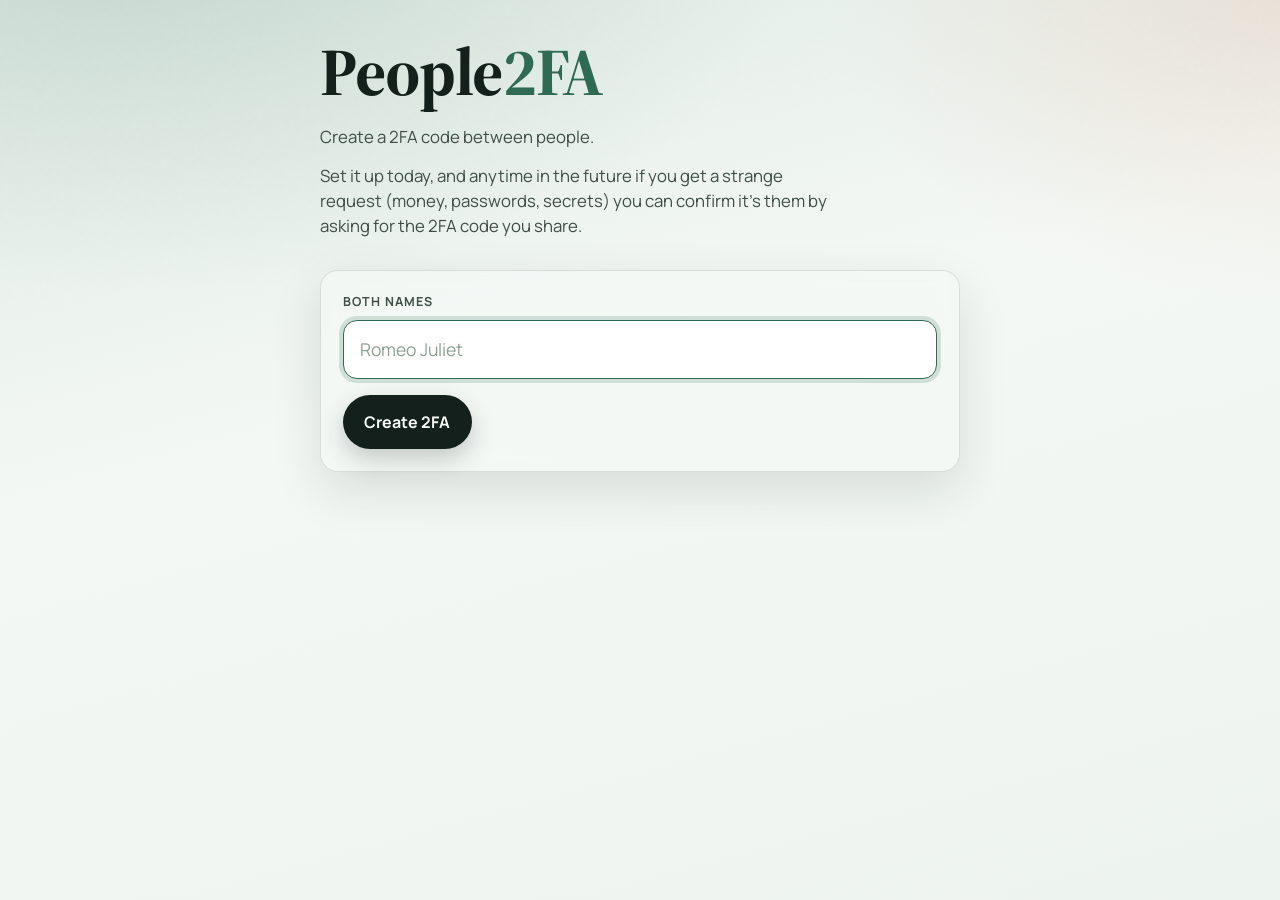
<file: index.html>
<!DOCTYPE html>
<html lang="en">
  <head>
    <meta charset="utf-8" />
    <meta name="viewport" content="width=device-width, initial-scale=1" />
    <meta
      name="description"
      content="People2FA — share a simple TOTP code with someone you trust. No account, no server."
    />
    <title>People2FA</title>
    <link rel="icon" href="[data-uri]" type="image/svg+xml" />
    <link rel="preconnect" href="https://fonts.googleapis.com" />
    <link rel="preconnect" href="https://fonts.gstatic.com" crossorigin />
    <link
      href="https://fonts.googleapis.com/css2?family=Manrope:wght@400;600;700&family=Source+Serif+4:opsz,wght@8..60,600;8..60,700&display=swap"
      rel="stylesheet"
    />
    <style>
:root {
  --ink: #14201c;
  --ink-soft: #3d4f47;
  --mist: #e8f0ec;
  --paper: #f4f8f5;
  --leaf: #2f6b52;
  --leaf-deep: #1f4a38;
  --signal: #c45c26;
  --warn-bg: #f8ebe3;
  --warn-border: #e0b49a;
  --line: rgba(20, 32, 28, 0.12);
  --glow: rgba(47, 107, 82, 0.18);
  --radius: 14px;
  --font-display: "Source Serif 4", "Iowan Old Style", "Palatino Linotype", Palatino, serif;
  --font-body: "Manrope", "Segoe UI", sans-serif;
  --shadow: 0 18px 50px rgba(20, 32, 28, 0.12);
}

*,
*::before,
*::after {
  box-sizing: border-box;
}

html {
  color-scheme: light;
}

body {
  margin: 0;
  min-height: 100dvh;
  font-family: var(--font-body);
  color: var(--ink);
  background:
    radial-gradient(1200px 700px at 12% -10%, rgba(47, 107, 82, 0.16), transparent 55%),
    radial-gradient(900px 600px at 100% 0%, rgba(196, 92, 38, 0.12), transparent 50%),
    linear-gradient(165deg, #dfeae4 0%, var(--paper) 42%, #edf3ef 100%);
  background-attachment: fixed;
  line-height: 1.5;
  -webkit-font-smoothing: antialiased;
}

body::before {
  content: "";
  position: fixed;
  inset: 0;
  pointer-events: none;
  opacity: 0.35;
  background-image: url("data:image/svg+xml,%3Csvg viewBox='0 0 200 200' xmlns='http://www.w3.org/2000/svg'%3E%3Cfilter id='n'%3E%3CfeTurbulence type='fractalNoise' baseFrequency='0.85' numOctaves='4' stitchTiles='stitch'/%3E%3C/filter%3E%3Crect width='100%25' height='100%25' filter='url(%23n)' opacity='0.45'/%3E%3C/svg%3E");
  mix-blend-mode: soft-light;
  z-index: 0;
}

a {
  color: var(--leaf-deep);
}

.shell {
  position: relative;
  z-index: 1;
  width: min(100% - 2rem, 40rem);
  margin: 0 auto;
  padding: 2.5rem 0 4rem;
}

.brand {
  font-family: var(--font-display);
  font-size: clamp(2.6rem, 9vw, 4.2rem);
  font-weight: 700;
  font-variant-numeric: lining-nums;
  line-height: 0.95;
  letter-spacing: -0.02em;
  margin: 0 0 1.25rem;
  animation: rise 0.7s ease both;
}

.brand span {
  display: inline-block;
  color: var(--leaf);
}

.lede,
.section-copy {
  font-size: 1.05rem;
  color: var(--ink-soft);
  max-width: 32rem;
  margin: 0 0 2rem;
  animation: rise 0.7s ease 0.12s both;
}

.lede-follow {
  margin-top: -1.15rem;
  animation-delay: 0.18s;
}

.panel {
  background: rgba(244, 248, 245, 0.72);
  border: 1px solid var(--line);
  border-radius: calc(var(--radius) + 4px);
  padding: 1.35rem;
  backdrop-filter: blur(10px);
  box-shadow: var(--shadow);
  animation: rise 0.75s ease 0.22s both;
}

label {
  display: block;
  font-size: 0.78rem;
  font-weight: 700;
  letter-spacing: 0.08em;
  text-transform: uppercase;
  color: var(--ink-soft);
  margin-bottom: 0.55rem;
}

input[type="text"] {
  width: 100%;
  appearance: none;
  border: 1px solid var(--line);
  border-radius: var(--radius);
  background: #fff;
  color: var(--ink);
  font: inherit;
  font-size: 1.1rem;
  padding: 0.95rem 1rem;
  outline: none;
  transition: border-color 0.2s ease, box-shadow 0.2s ease;
}

input[type="text"]:focus {
  border-color: var(--leaf);
  box-shadow: 0 0 0 4px var(--glow);
}

input[type="text"]::placeholder {
  color: #8aa093;
}

.actions {
  display: flex;
  gap: 0.75rem;
  margin-top: 1rem;
}

.btn {
  appearance: none;
  border: 0;
  border-radius: 999px;
  font: inherit;
  font-weight: 700;
  cursor: pointer;
  padding: 0.95rem 1.35rem;
  transition: transform 0.15s ease, background 0.2s ease, box-shadow 0.2s ease;
}

.btn:active {
  transform: scale(0.98);
}

.btn-primary {
  background: var(--ink);
  color: #f7fbf8;
  box-shadow: 0 10px 24px rgba(20, 32, 28, 0.22);
}

.btn-primary:hover {
  background: var(--leaf-deep);
}

.btn-secondary {
  background: transparent;
  color: var(--ink);
  border: 1px solid var(--line);
  text-decoration: none;
  display: inline-flex;
  align-items: center;
  justify-content: center;
}

.btn-secondary:hover {
  background: rgba(255, 255, 255, 0.55);
}

.btn-link {
  display: inline-flex;
  align-items: center;
  justify-content: center;
  text-decoration: none;
  background: var(--leaf);
  color: #f7fbf8;
  border-radius: 999px;
  font-weight: 700;
  padding: 0.95rem 1.35rem;
  box-shadow: 0 10px 24px rgba(47, 107, 82, 0.25);
  transition: transform 0.15s ease, background 0.2s ease;
}

.btn-link:hover {
  background: var(--leaf-deep);
}

.btn-link:active {
  transform: scale(0.98);
}

.error {
  display: none;
  margin-top: 0.85rem;
  color: var(--signal);
  font-size: 0.92rem;
  font-weight: 600;
}

.error.show {
  display: block;
}

.hint {
  margin: 1.1rem 0 0;
  font-size: 0.9rem;
  color: var(--ink-soft);
}

.page-result .brand {
  font-size: clamp(2rem, 7vw, 3rem);
  margin-bottom: 0.75rem;
}

.page-result .lede {
  margin-bottom: 1.5rem;
}

.qr-stage {
  display: flex;
  justify-content: center;
  align-items: center;
  margin: 0.85rem 0 0;
  padding: 1.25rem;
  background:
    linear-gradient(180deg, rgba(255, 255, 255, 0.9), rgba(244, 248, 245, 0.95));
  border: 1px solid var(--line);
  border-radius: calc(var(--radius) + 6px);
}

#qr {
  display: flex;
  justify-content: center;
  align-items: center;
  width: fit-content;
  max-width: 100%;
  margin: 0 auto;
}

#qr table {
  border-collapse: collapse;
  margin: 0 auto;
}

#qr td {
  width: 5px;
  height: 5px;
  padding: 0;
}

.stack {
  display: grid;
  gap: 1rem;
}

.block {
  background: rgba(244, 248, 245, 0.78);
  border: 1px solid var(--line);
  border-radius: var(--radius);
  padding: 1.1rem 1.15rem;
  animation: rise 0.65s ease both;
}

.block:nth-of-type(1) { animation-delay: 0.28s; }
.block:nth-of-type(2) { animation-delay: 0.38s; }
.block:nth-of-type(3) { animation-delay: 0.48s; }
.block:nth-of-type(4) { animation-delay: 0.58s; }

.block h2 {
  margin: 0 0 0.45rem;
  font-family: var(--font-display);
  font-size: 1.35rem;
  font-weight: 400;
}

.block p {
  margin: 0 0 0.85rem;
  color: var(--ink-soft);
  font-size: 0.95rem;
}

.mono {
  font-family: ui-monospace, "SFMono-Regular", Menlo, Consolas, monospace;
  font-size: 0.86rem;
  word-break: break-all;
  background: #fff;
  border: 1px solid var(--line);
  border-radius: 10px;
  padding: 0.85rem 0.9rem;
  color: var(--ink);
}

.detail-grid {
  display: grid;
  gap: 0.65rem;
}

.detail {
  display: grid;
  gap: 0.2rem;
}

.detail dt {
  font-size: 0.72rem;
  font-weight: 700;
  letter-spacing: 0.08em;
  text-transform: uppercase;
  color: var(--ink-soft);
}

.detail dd {
  margin: 0;
  font-family: ui-monospace, "SFMono-Regular", Menlo, Consolas, monospace;
  font-size: 0.95rem;
  word-break: break-all;
}

.warn {
  background: var(--warn-bg);
  border-color: var(--warn-border);
}

.warn ul {
  margin: 0;
  padding-left: 1.15rem;
  color: var(--ink);
}

.warn li + li {
  margin-top: 0.55rem;
}

.footer-nav {
  margin-top: 1.5rem;
  display: flex;
  flex-wrap: wrap;
  gap: 0.75rem;
  animation: rise 0.6s ease 0.7s both;
}

@keyframes rise {
  from {
    opacity: 0;
    transform: translateY(12px);
  }
  to {
    opacity: 1;
    transform: translateY(0);
  }
}

@keyframes pop {
  from {
    opacity: 0;
    transform: scale(0.96) translateY(12px);
  }
  to {
    opacity: 1;
    transform: scale(1) translateY(0);
  }
}

@media (max-width: 540px) {
  .shell {
    width: min(100% - 1.25rem, 40rem);
    padding-top: 1.75rem;
  }

  .actions {
    flex-direction: column;
  }

  .btn,
  .btn-link {
    width: 100%;
    text-align: center;
  }
}

@media (prefers-reduced-motion: reduce) {
  *,
  *::before,
  *::after {
    animation: none !important;
    transition: none !important;
  }
}

    </style>
  </head>
  <body>
    <main class="shell" id="view-landing">
      <h1 class="brand">People<span>2FA</span></h1>
      <p class="lede">
        Create a 2FA code between people.
      </p>
      <p class="lede lede-follow">
        Set it up today, and anytime in the future if you get a strange request
        (money, passwords, secrets) you can confirm it’s them by asking for the 2FA
        code you share.
      </p>

      <form class="panel" id="generate-form" autocomplete="off">
        <label for="both-names">Both Names</label>
        <input
          id="both-names"
          name="both-names"
          type="text"
          maxlength="64"
          placeholder="Romeo Juliet"
          required
          autofocus
        />
        <div class="actions">
          <button class="btn btn-primary" type="submit">Create 2FA</button>
        </div>
        <p class="error" id="form-error" role="alert"></p>
      </form>
    </main>

    <main class="shell" id="view-result" hidden>
      <h1 class="brand">People<span>2FA</span></h1>
      <p class="lede">
        Pair for <strong id="pair-names">…</strong>. Add it on your phone, then share
        the QR with the other person in person.
      </p>

      <div class="stack">
        <section class="block">
          <h2>Add it to your phone</h2>
          <p>
            Tap below to open your authenticator, or enter the title and secret by hand.
          </p>
          <div class="actions">
            <a class="btn-link" id="add-link" href="#">Open Authenticator</a>
          </div>
          <dl class="detail-grid" style="margin-top: 1rem">
            <div class="detail">
              <dt>Title</dt>
              <dd id="pair-label"></dd>
            </div>
            <div class="detail">
              <dt>Secret</dt>
              <dd id="pair-secret"></dd>
            </div>
          </dl>
        </section>

        <section class="block">
          <h2>Add it to other phones</h2>
          <p>Scan this QR together in person.</p>
          <div class="qr-stage" aria-label="QR code for authenticator setup">
            <div id="qr"></div>
          </div>
        </section>

        <section class="block warn">
          <h2>Keep this offline</h2>
          <ul>
            <li>
              Use <strong>Google Authenticator without signing in</strong>, or
              another app that does not back codes up to iCloud, Google, or a password
              manager by default.
            </li>
            <li>Set this up in person, not remotely.</li>
            <li>
              Write the secret on paper or somewhere super safe from hackers and AI.
            </li>
            <li>
              Anyone with the secret can generate the same codes. Treat it like a
              shared password.
            </li>
            <li>Nothing is saved on our server.</li>
          </ul>
        </section>
      </div>

      <div class="footer-nav">
        <button class="btn btn-secondary" type="button" id="generate-another">
          Generate another
        </button>
      </div>
    </main>

    <script>
//---------------------------------------------------------------------
//
// QR Code Generator for JavaScript
//
// Copyright (c) 2009 Kazuhiko Arase
//
// URL: http://www.d-project.com/
//
// Licensed under the MIT license:
//  http://www.opensource.org/licenses/mit-license.php
//
// The word 'QR Code' is registered trademark of
// DENSO WAVE INCORPORATED
//  http://www.denso-wave.com/qrcode/faqpatent-e.html
//
//---------------------------------------------------------------------

var qrcode = function() {

  //---------------------------------------------------------------------
  // qrcode
  //---------------------------------------------------------------------

  /**
   * qrcode
   * @param typeNumber 1 to 40
   * @param errorCorrectionLevel 'L','M','Q','H'
   */
  var qrcode = function(typeNumber, errorCorrectionLevel) {

    var PAD0 = 0xEC;
    var PAD1 = 0x11;

    var _typeNumber = typeNumber;
    var _errorCorrectionLevel = QRErrorCorrectionLevel[errorCorrectionLevel];
    var _modules = null;
    var _moduleCount = 0;
    var _dataCache = null;
    var _dataList = [];

    var _this = {};

    var makeImpl = function(test, maskPattern) {

      _moduleCount = _typeNumber * 4 + 17;
      _modules = function(moduleCount) {
        var modules = new Array(moduleCount);
        for (var row = 0; row < moduleCount; row += 1) {
          modules[row] = new Array(moduleCount);
          for (var col = 0; col < moduleCount; col += 1) {
            modules[row][col] = null;
          }
        }
        return modules;
      }(_moduleCount);

      setupPositionProbePattern(0, 0);
      setupPositionProbePattern(_moduleCount - 7, 0);
      setupPositionProbePattern(0, _moduleCount - 7);
      setupPositionAdjustPattern();
      setupTimingPattern();
      setupTypeInfo(test, maskPattern);

      if (_typeNumber >= 7) {
        setupTypeNumber(test);
      }

      if (_dataCache == null) {
        _dataCache = createData(_typeNumber, _errorCorrectionLevel, _dataList);
      }

      mapData(_dataCache, maskPattern);
    };

    var setupPositionProbePattern = function(row, col) {

      for (var r = -1; r <= 7; r += 1) {

        if (row + r <= -1 || _moduleCount <= row + r) continue;

        for (var c = -1; c <= 7; c += 1) {

          if (col + c <= -1 || _moduleCount <= col + c) continue;

          if ( (0 <= r && r <= 6 && (c == 0 || c == 6) )
              || (0 <= c && c <= 6 && (r == 0 || r == 6) )
              || (2 <= r && r <= 4 && 2 <= c && c <= 4) ) {
            _modules[row + r][col + c] = true;
          } else {
            _modules[row + r][col + c] = false;
          }
        }
      }
    };

    var getBestMaskPattern = function() {

      var minLostPoint = 0;
      var pattern = 0;

      for (var i = 0; i < 8; i += 1) {

        makeImpl(true, i);

        var lostPoint = QRUtil.getLostPoint(_this);

        if (i == 0 || minLostPoint > lostPoint) {
          minLostPoint = lostPoint;
          pattern = i;
        }
      }

      return pattern;
    };

    var setupTimingPattern = function() {

      for (var r = 8; r < _moduleCount - 8; r += 1) {
        if (_modules[r][6] != null) {
          continue;
        }
        _modules[r][6] = (r % 2 == 0);
      }

      for (var c = 8; c < _moduleCount - 8; c += 1) {
        if (_modules[6][c] != null) {
          continue;
        }
        _modules[6][c] = (c % 2 == 0);
      }
    };

    var setupPositionAdjustPattern = function() {

      var pos = QRUtil.getPatternPosition(_typeNumber);

      for (var i = 0; i < pos.length; i += 1) {

        for (var j = 0; j < pos.length; j += 1) {

          var row = pos[i];
          var col = pos[j];

          if (_modules[row][col] != null) {
            continue;
          }

          for (var r = -2; r <= 2; r += 1) {

            for (var c = -2; c <= 2; c += 1) {

              if (r == -2 || r == 2 || c == -2 || c == 2
                  || (r == 0 && c == 0) ) {
                _modules[row + r][col + c] = true;
              } else {
                _modules[row + r][col + c] = false;
              }
            }
          }
        }
      }
    };

    var setupTypeNumber = function(test) {

      var bits = QRUtil.getBCHTypeNumber(_typeNumber);

      for (var i = 0; i < 18; i += 1) {
        var mod = (!test && ( (bits >> i) & 1) == 1);
        _modules[Math.floor(i / 3)][i % 3 + _moduleCount - 8 - 3] = mod;
      }

      for (var i = 0; i < 18; i += 1) {
        var mod = (!test && ( (bits >> i) & 1) == 1);
        _modules[i % 3 + _moduleCount - 8 - 3][Math.floor(i / 3)] = mod;
      }
    };

    var setupTypeInfo = function(test, maskPattern) {

      var data = (_errorCorrectionLevel << 3) | maskPattern;
      var bits = QRUtil.getBCHTypeInfo(data);

      // vertical
      for (var i = 0; i < 15; i += 1) {

        var mod = (!test && ( (bits >> i) & 1) == 1);

        if (i < 6) {
          _modules[i][8] = mod;
        } else if (i < 8) {
          _modules[i + 1][8] = mod;
        } else {
          _modules[_moduleCount - 15 + i][8] = mod;
        }
      }

      // horizontal
      for (var i = 0; i < 15; i += 1) {

        var mod = (!test && ( (bits >> i) & 1) == 1);

        if (i < 8) {
          _modules[8][_moduleCount - i - 1] = mod;
        } else if (i < 9) {
          _modules[8][15 - i - 1 + 1] = mod;
        } else {
          _modules[8][15 - i - 1] = mod;
        }
      }

      // fixed module
      _modules[_moduleCount - 8][8] = (!test);
    };

    var mapData = function(data, maskPattern) {

      var inc = -1;
      var row = _moduleCount - 1;
      var bitIndex = 7;
      var byteIndex = 0;
      var maskFunc = QRUtil.getMaskFunction(maskPattern);

      for (var col = _moduleCount - 1; col > 0; col -= 2) {

        if (col == 6) col -= 1;

        while (true) {

          for (var c = 0; c < 2; c += 1) {

            if (_modules[row][col - c] == null) {

              var dark = false;

              if (byteIndex < data.length) {
                dark = ( ( (data[byteIndex] >>> bitIndex) & 1) == 1);
              }

              var mask = maskFunc(row, col - c);

              if (mask) {
                dark = !dark;
              }

              _modules[row][col - c] = dark;
              bitIndex -= 1;

              if (bitIndex == -1) {
                byteIndex += 1;
                bitIndex = 7;
              }
            }
          }

          row += inc;

          if (row < 0 || _moduleCount <= row) {
            row -= inc;
            inc = -inc;
            break;
          }
        }
      }
    };

    var createBytes = function(buffer, rsBlocks) {

      var offset = 0;

      var maxDcCount = 0;
      var maxEcCount = 0;

      var dcdata = new Array(rsBlocks.length);
      var ecdata = new Array(rsBlocks.length);

      for (var r = 0; r < rsBlocks.length; r += 1) {

        var dcCount = rsBlocks[r].dataCount;
        var ecCount = rsBlocks[r].totalCount - dcCount;

        maxDcCount = Math.max(maxDcCount, dcCount);
        maxEcCount = Math.max(maxEcCount, ecCount);

        dcdata[r] = new Array(dcCount);

        for (var i = 0; i < dcdata[r].length; i += 1) {
          dcdata[r][i] = 0xff & buffer.getBuffer()[i + offset];
        }
        offset += dcCount;

        var rsPoly = QRUtil.getErrorCorrectPolynomial(ecCount);
        var rawPoly = qrPolynomial(dcdata[r], rsPoly.getLength() - 1);

        var modPoly = rawPoly.mod(rsPoly);
        ecdata[r] = new Array(rsPoly.getLength() - 1);
        for (var i = 0; i < ecdata[r].length; i += 1) {
          var modIndex = i + modPoly.getLength() - ecdata[r].length;
          ecdata[r][i] = (modIndex >= 0)? modPoly.getAt(modIndex) : 0;
        }
      }

      var totalCodeCount = 0;
      for (var i = 0; i < rsBlocks.length; i += 1) {
        totalCodeCount += rsBlocks[i].totalCount;
      }

      var data = new Array(totalCodeCount);
      var index = 0;

      for (var i = 0; i < maxDcCount; i += 1) {
        for (var r = 0; r < rsBlocks.length; r += 1) {
          if (i < dcdata[r].length) {
            data[index] = dcdata[r][i];
            index += 1;
          }
        }
      }

      for (var i = 0; i < maxEcCount; i += 1) {
        for (var r = 0; r < rsBlocks.length; r += 1) {
          if (i < ecdata[r].length) {
            data[index] = ecdata[r][i];
            index += 1;
          }
        }
      }

      return data;
    };

    var createData = function(typeNumber, errorCorrectionLevel, dataList) {

      var rsBlocks = QRRSBlock.getRSBlocks(typeNumber, errorCorrectionLevel);

      var buffer = qrBitBuffer();

      for (var i = 0; i < dataList.length; i += 1) {
        var data = dataList[i];
        buffer.put(data.getMode(), 4);
        buffer.put(data.getLength(), QRUtil.getLengthInBits(data.getMode(), typeNumber) );
        data.write(buffer);
      }

      // calc num max data.
      var totalDataCount = 0;
      for (var i = 0; i < rsBlocks.length; i += 1) {
        totalDataCount += rsBlocks[i].dataCount;
      }

      if (buffer.getLengthInBits() > totalDataCount * 8) {
        throw 'code length overflow. ('
          + buffer.getLengthInBits()
          + '>'
          + totalDataCount * 8
          + ')';
      }

      // end code
      if (buffer.getLengthInBits() + 4 <= totalDataCount * 8) {
        buffer.put(0, 4);
      }

      // padding
      while (buffer.getLengthInBits() % 8 != 0) {
        buffer.putBit(false);
      }

      // padding
      while (true) {

        if (buffer.getLengthInBits() >= totalDataCount * 8) {
          break;
        }
        buffer.put(PAD0, 8);

        if (buffer.getLengthInBits() >= totalDataCount * 8) {
          break;
        }
        buffer.put(PAD1, 8);
      }

      return createBytes(buffer, rsBlocks);
    };

    _this.addData = function(data, mode) {

      mode = mode || 'Byte';

      var newData = null;

      switch(mode) {
      case 'Numeric' :
        newData = qrNumber(data);
        break;
      case 'Alphanumeric' :
        newData = qrAlphaNum(data);
        break;
      case 'Byte' :
        newData = qr8BitByte(data);
        break;
      case 'Kanji' :
        newData = qrKanji(data);
        break;
      default :
        throw 'mode:' + mode;
      }

      _dataList.push(newData);
      _dataCache = null;
    };

    _this.isDark = function(row, col) {
      if (row < 0 || _moduleCount <= row || col < 0 || _moduleCount <= col) {
        throw row + ',' + col;
      }
      return _modules[row][col];
    };

    _this.getModuleCount = function() {
      return _moduleCount;
    };

    _this.make = function() {
      if (_typeNumber < 1) {
        var typeNumber = 1;

        for (; typeNumber < 40; typeNumber++) {
          var rsBlocks = QRRSBlock.getRSBlocks(typeNumber, _errorCorrectionLevel);
          var buffer = qrBitBuffer();

          for (var i = 0; i < _dataList.length; i++) {
            var data = _dataList[i];
            buffer.put(data.getMode(), 4);
            buffer.put(data.getLength(), QRUtil.getLengthInBits(data.getMode(), typeNumber) );
            data.write(buffer);
          }

          var totalDataCount = 0;
          for (var i = 0; i < rsBlocks.length; i++) {
            totalDataCount += rsBlocks[i].dataCount;
          }

          if (buffer.getLengthInBits() <= totalDataCount * 8) {
            break;
          }
        }

        _typeNumber = typeNumber;
      }

      makeImpl(false, getBestMaskPattern() );
    };

    _this.createTableTag = function(cellSize, margin) {

      cellSize = cellSize || 2;
      margin = (typeof margin == 'undefined')? cellSize * 4 : margin;

      var qrHtml = '';

      qrHtml += '<table style="';
      qrHtml += ' border-width: 0px; border-style: none;';
      qrHtml += ' border-collapse: collapse;';
      qrHtml += ' padding: 0px; margin: ' + margin + 'px;';
      qrHtml += '">';
      qrHtml += '<tbody>';

      for (var r = 0; r < _this.getModuleCount(); r += 1) {

        qrHtml += '<tr>';

        for (var c = 0; c < _this.getModuleCount(); c += 1) {
          qrHtml += '<td style="';
          qrHtml += ' border-width: 0px; border-style: none;';
          qrHtml += ' border-collapse: collapse;';
          qrHtml += ' padding: 0px; margin: 0px;';
          qrHtml += ' width: ' + cellSize + 'px;';
          qrHtml += ' height: ' + cellSize + 'px;';
          qrHtml += ' background-color: ';
          qrHtml += _this.isDark(r, c)? '#000000' : '#ffffff';
          qrHtml += ';';
          qrHtml += '"/>';
        }

        qrHtml += '</tr>';
      }

      qrHtml += '</tbody>';
      qrHtml += '</table>';

      return qrHtml;
    };

    _this.createSvgTag = function(cellSize, margin, alt, title) {

      var opts = {};
      if (typeof arguments[0] == 'object') {
        // Called by options.
        opts = arguments[0];
        // overwrite cellSize and margin.
        cellSize = opts.cellSize;
        margin = opts.margin;
        alt = opts.alt;
        title = opts.title;
      }

      cellSize = cellSize || 2;
      margin = (typeof margin == 'undefined')? cellSize * 4 : margin;

      // Compose alt property surrogate
      alt = (typeof alt === 'string') ? {text: alt} : alt || {};
      alt.text = alt.text || null;
      alt.id = (alt.text) ? alt.id || 'qrcode-description' : null;

      // Compose title property surrogate
      title = (typeof title === 'string') ? {text: title} : title || {};
      title.text = title.text || null;
      title.id = (title.text) ? title.id || 'qrcode-title' : null;

      var size = _this.getModuleCount() * cellSize + margin * 2;
      var c, mc, r, mr, qrSvg='', rect;

      rect = 'l' + cellSize + ',0 0,' + cellSize +
        ' -' + cellSize + ',0 0,-' + cellSize + 'z ';

      qrSvg += '<svg version="1.1" xmlns="http://www.w3.org/2000/svg"';
      qrSvg += !opts.scalable ? ' width="' + size + 'px" height="' + size + 'px"' : '';
      qrSvg += ' viewBox="0 0 ' + size + ' ' + size + '" ';
      qrSvg += ' preserveAspectRatio="xMinYMin meet"';
      qrSvg += (title.text || alt.text) ? ' role="img" aria-labelledby="' +
          escapeXml([title.id, alt.id].join(' ').trim() ) + '"' : '';
      qrSvg += '>';
      qrSvg += (title.text) ? '<title id="' + escapeXml(title.id) + '">' +
          escapeXml(title.text) + '</title>' : '';
      qrSvg += (alt.text) ? '<description id="' + escapeXml(alt.id) + '">' +
          escapeXml(alt.text) + '</description>' : '';
      qrSvg += '<rect width="100%" height="100%" fill="white" cx="0" cy="0"/>';
      qrSvg += '<path d="';

      for (r = 0; r < _this.getModuleCount(); r += 1) {
        mr = r * cellSize + margin;
        for (c = 0; c < _this.getModuleCount(); c += 1) {
          if (_this.isDark(r, c) ) {
            mc = c*cellSize+margin;
            qrSvg += 'M' + mc + ',' + mr + rect;
          }
        }
      }

      qrSvg += '" stroke="transparent" fill="black"/>';
      qrSvg += '</svg>';

      return qrSvg;
    };

    _this.createDataURL = function(cellSize, margin) {

      cellSize = cellSize || 2;
      margin = (typeof margin == 'undefined')? cellSize * 4 : margin;

      var size = _this.getModuleCount() * cellSize + margin * 2;
      var min = margin;
      var max = size - margin;

      return createDataURL(size, size, function(x, y) {
        if (min <= x && x < max && min <= y && y < max) {
          var c = Math.floor( (x - min) / cellSize);
          var r = Math.floor( (y - min) / cellSize);
          return _this.isDark(r, c)? 0 : 1;
        } else {
          return 1;
        }
      } );
    };

    _this.createImgTag = function(cellSize, margin, alt) {

      cellSize = cellSize || 2;
      margin = (typeof margin == 'undefined')? cellSize * 4 : margin;

      var size = _this.getModuleCount() * cellSize + margin * 2;

      var img = '';
      img += '<img';
      img += '\u0020src="';
      img += _this.createDataURL(cellSize, margin);
      img += '"';
      img += '\u0020width="';
      img += size;
      img += '"';
      img += '\u0020height="';
      img += size;
      img += '"';
      if (alt) {
        img += '\u0020alt="';
        img += escapeXml(alt);
        img += '"';
      }
      img += '/>';

      return img;
    };

    var escapeXml = function(s) {
      var escaped = '';
      for (var i = 0; i < s.length; i += 1) {
        var c = s.charAt(i);
        switch(c) {
        case '<': escaped += '&lt;'; break;
        case '>': escaped += '&gt;'; break;
        case '&': escaped += '&amp;'; break;
        case '"': escaped += '&quot;'; break;
        default : escaped += c; break;
        }
      }
      return escaped;
    };

    var _createHalfASCII = function(margin) {
      var cellSize = 1;
      margin = (typeof margin == 'undefined')? cellSize * 2 : margin;

      var size = _this.getModuleCount() * cellSize + margin * 2;
      var min = margin;
      var max = size - margin;

      var y, x, r1, r2, p;

      var blocks = {
        '██': '█',
        '█ ': '▀',
        ' █': '▄',
        '  ': ' '
      };

      var blocksLastLineNoMargin = {
        '██': '▀',
        '█ ': '▀',
        ' █': ' ',
        '  ': ' '
      };

      var ascii = '';
      for (y = 0; y < size; y += 2) {
        r1 = Math.floor((y - min) / cellSize);
        r2 = Math.floor((y + 1 - min) / cellSize);
        for (x = 0; x < size; x += 1) {
          p = '█';

          if (min <= x && x < max && min <= y && y < max && _this.isDark(r1, Math.floor((x - min) / cellSize))) {
            p = ' ';
          }

          if (min <= x && x < max && min <= y+1 && y+1 < max && _this.isDark(r2, Math.floor((x - min) / cellSize))) {
            p += ' ';
          }
          else {
            p += '█';
          }

          // Output 2 characters per pixel, to create full square. 1 character per pixels gives only half width of square.
          ascii += (margin < 1 && y+1 >= max) ? blocksLastLineNoMargin[p] : blocks[p];
        }

        ascii += '\n';
      }

      if (size % 2 && margin > 0) {
        return ascii.substring(0, ascii.length - size - 1) + Array(size+1).join('▀');
      }

      return ascii.substring(0, ascii.length-1);
    };

    _this.createASCII = function(cellSize, margin) {
      cellSize = cellSize || 1;

      if (cellSize < 2) {
        return _createHalfASCII(margin);
      }

      cellSize -= 1;
      margin = (typeof margin == 'undefined')? cellSize * 2 : margin;

      var size = _this.getModuleCount() * cellSize + margin * 2;
      var min = margin;
      var max = size - margin;

      var y, x, r, p;

      var white = Array(cellSize+1).join('██');
      var black = Array(cellSize+1).join('  ');

      var ascii = '';
      var line = '';
      for (y = 0; y < size; y += 1) {
        r = Math.floor( (y - min) / cellSize);
        line = '';
        for (x = 0; x < size; x += 1) {
          p = 1;

          if (min <= x && x < max && min <= y && y < max && _this.isDark(r, Math.floor((x - min) / cellSize))) {
            p = 0;
          }

          // Output 2 characters per pixel, to create full square. 1 character per pixels gives only half width of square.
          line += p ? white : black;
        }

        for (r = 0; r < cellSize; r += 1) {
          ascii += line + '\n';
        }
      }

      return ascii.substring(0, ascii.length-1);
    };

    _this.renderTo2dContext = function(context, cellSize) {
      cellSize = cellSize || 2;
      var length = _this.getModuleCount();
      for (var row = 0; row < length; row++) {
        for (var col = 0; col < length; col++) {
          context.fillStyle = _this.isDark(row, col) ? 'black' : 'white';
          context.fillRect(row * cellSize, col * cellSize, cellSize, cellSize);
        }
      }
    }

    return _this;
  };

  //---------------------------------------------------------------------
  // qrcode.stringToBytes
  //---------------------------------------------------------------------

  qrcode.stringToBytesFuncs = {
    'default' : function(s) {
      var bytes = [];
      for (var i = 0; i < s.length; i += 1) {
        var c = s.charCodeAt(i);
        bytes.push(c & 0xff);
      }
      return bytes;
    }
  };

  qrcode.stringToBytes = qrcode.stringToBytesFuncs['default'];

  //---------------------------------------------------------------------
  // qrcode.createStringToBytes
  //---------------------------------------------------------------------

  /**
   * @param unicodeData base64 string of byte array.
   * [16bit Unicode],[16bit Bytes], ...
   * @param numChars
   */
  qrcode.createStringToBytes = function(unicodeData, numChars) {

    // create conversion map.

    var unicodeMap = function() {

      var bin = base64DecodeInputStream(unicodeData);
      var read = function() {
        var b = bin.read();
        if (b == -1) throw 'eof';
        return b;
      };

      var count = 0;
      var unicodeMap = {};
      while (true) {
        var b0 = bin.read();
        if (b0 == -1) break;
        var b1 = read();
        var b2 = read();
        var b3 = read();
        var k = String.fromCharCode( (b0 << 8) | b1);
        var v = (b2 << 8) | b3;
        unicodeMap[k] = v;
        count += 1;
      }
      if (count != numChars) {
        throw count + ' != ' + numChars;
      }

      return unicodeMap;
    }();

    var unknownChar = '?'.charCodeAt(0);

    return function(s) {
      var bytes = [];
      for (var i = 0; i < s.length; i += 1) {
        var c = s.charCodeAt(i);
        if (c < 128) {
          bytes.push(c);
        } else {
          var b = unicodeMap[s.charAt(i)];
          if (typeof b == 'number') {
            if ( (b & 0xff) == b) {
              // 1byte
              bytes.push(b);
            } else {
              // 2bytes
              bytes.push(b >>> 8);
              bytes.push(b & 0xff);
            }
          } else {
            bytes.push(unknownChar);
          }
        }
      }
      return bytes;
    };
  };

  //---------------------------------------------------------------------
  // QRMode
  //---------------------------------------------------------------------

  var QRMode = {
    MODE_NUMBER :    1 << 0,
    MODE_ALPHA_NUM : 1 << 1,
    MODE_8BIT_BYTE : 1 << 2,
    MODE_KANJI :     1 << 3
  };

  //---------------------------------------------------------------------
  // QRErrorCorrectionLevel
  //---------------------------------------------------------------------

  var QRErrorCorrectionLevel = {
    L : 1,
    M : 0,
    Q : 3,
    H : 2
  };

  //---------------------------------------------------------------------
  // QRMaskPattern
  //---------------------------------------------------------------------

  var QRMaskPattern = {
    PATTERN000 : 0,
    PATTERN001 : 1,
    PATTERN010 : 2,
    PATTERN011 : 3,
    PATTERN100 : 4,
    PATTERN101 : 5,
    PATTERN110 : 6,
    PATTERN111 : 7
  };

  //---------------------------------------------------------------------
  // QRUtil
  //---------------------------------------------------------------------

  var QRUtil = function() {

    var PATTERN_POSITION_TABLE = [
      [],
      [6, 18],
      [6, 22],
      [6, 26],
      [6, 30],
      [6, 34],
      [6, 22, 38],
      [6, 24, 42],
      [6, 26, 46],
      [6, 28, 50],
      [6, 30, 54],
      [6, 32, 58],
      [6, 34, 62],
      [6, 26, 46, 66],
      [6, 26, 48, 70],
      [6, 26, 50, 74],
      [6, 30, 54, 78],
      [6, 30, 56, 82],
      [6, 30, 58, 86],
      [6, 34, 62, 90],
      [6, 28, 50, 72, 94],
      [6, 26, 50, 74, 98],
      [6, 30, 54, 78, 102],
      [6, 28, 54, 80, 106],
      [6, 32, 58, 84, 110],
      [6, 30, 58, 86, 114],
      [6, 34, 62, 90, 118],
      [6, 26, 50, 74, 98, 122],
      [6, 30, 54, 78, 102, 126],
      [6, 26, 52, 78, 104, 130],
      [6, 30, 56, 82, 108, 134],
      [6, 34, 60, 86, 112, 138],
      [6, 30, 58, 86, 114, 142],
      [6, 34, 62, 90, 118, 146],
      [6, 30, 54, 78, 102, 126, 150],
      [6, 24, 50, 76, 102, 128, 154],
      [6, 28, 54, 80, 106, 132, 158],
      [6, 32, 58, 84, 110, 136, 162],
      [6, 26, 54, 82, 110, 138, 166],
      [6, 30, 58, 86, 114, 142, 170]
    ];
    var G15 = (1 << 10) | (1 << 8) | (1 << 5) | (1 << 4) | (1 << 2) | (1 << 1) | (1 << 0);
    var G18 = (1 << 12) | (1 << 11) | (1 << 10) | (1 << 9) | (1 << 8) | (1 << 5) | (1 << 2) | (1 << 0);
    var G15_MASK = (1 << 14) | (1 << 12) | (1 << 10) | (1 << 4) | (1 << 1);

    var _this = {};

    var getBCHDigit = function(data) {
      var digit = 0;
      while (data != 0) {
        digit += 1;
        data >>>= 1;
      }
      return digit;
    };

    _this.getBCHTypeInfo = function(data) {
      var d = data << 10;
      while (getBCHDigit(d) - getBCHDigit(G15) >= 0) {
        d ^= (G15 << (getBCHDigit(d) - getBCHDigit(G15) ) );
      }
      return ( (data << 10) | d) ^ G15_MASK;
    };

    _this.getBCHTypeNumber = function(data) {
      var d = data << 12;
      while (getBCHDigit(d) - getBCHDigit(G18) >= 0) {
        d ^= (G18 << (getBCHDigit(d) - getBCHDigit(G18) ) );
      }
      return (data << 12) | d;
    };

    _this.getPatternPosition = function(typeNumber) {
      return PATTERN_POSITION_TABLE[typeNumber - 1];
    };

    _this.getMaskFunction = function(maskPattern) {

      switch (maskPattern) {

      case QRMaskPattern.PATTERN000 :
        return function(i, j) { return (i + j) % 2 == 0; };
      case QRMaskPattern.PATTERN001 :
        return function(i, j) { return i % 2 == 0; };
      case QRMaskPattern.PATTERN010 :
        return function(i, j) { return j % 3 == 0; };
      case QRMaskPattern.PATTERN011 :
        return function(i, j) { return (i + j) % 3 == 0; };
      case QRMaskPattern.PATTERN100 :
        return function(i, j) { return (Math.floor(i / 2) + Math.floor(j / 3) ) % 2 == 0; };
      case QRMaskPattern.PATTERN101 :
        return function(i, j) { return (i * j) % 2 + (i * j) % 3 == 0; };
      case QRMaskPattern.PATTERN110 :
        return function(i, j) { return ( (i * j) % 2 + (i * j) % 3) % 2 == 0; };
      case QRMaskPattern.PATTERN111 :
        return function(i, j) { return ( (i * j) % 3 + (i + j) % 2) % 2 == 0; };

      default :
        throw 'bad maskPattern:' + maskPattern;
      }
    };

    _this.getErrorCorrectPolynomial = function(errorCorrectLength) {
      var a = qrPolynomial([1], 0);
      for (var i = 0; i < errorCorrectLength; i += 1) {
        a = a.multiply(qrPolynomial([1, QRMath.gexp(i)], 0) );
      }
      return a;
    };

    _this.getLengthInBits = function(mode, type) {

      if (1 <= type && type < 10) {

        // 1 - 9

        switch(mode) {
        case QRMode.MODE_NUMBER    : return 10;
        case QRMode.MODE_ALPHA_NUM : return 9;
        case QRMode.MODE_8BIT_BYTE : return 8;
        case QRMode.MODE_KANJI     : return 8;
        default :
          throw 'mode:' + mode;
        }

      } else if (type < 27) {

        // 10 - 26

        switch(mode) {
        case QRMode.MODE_NUMBER    : return 12;
        case QRMode.MODE_ALPHA_NUM : return 11;
        case QRMode.MODE_8BIT_BYTE : return 16;
        case QRMode.MODE_KANJI     : return 10;
        default :
          throw 'mode:' + mode;
        }

      } else if (type < 41) {

        // 27 - 40

        switch(mode) {
        case QRMode.MODE_NUMBER    : return 14;
        case QRMode.MODE_ALPHA_NUM : return 13;
        case QRMode.MODE_8BIT_BYTE : return 16;
        case QRMode.MODE_KANJI     : return 12;
        default :
          throw 'mode:' + mode;
        }

      } else {
        throw 'type:' + type;
      }
    };

    _this.getLostPoint = function(qrcode) {

      var moduleCount = qrcode.getModuleCount();

      var lostPoint = 0;

      // LEVEL1

      for (var row = 0; row < moduleCount; row += 1) {
        for (var col = 0; col < moduleCount; col += 1) {

          var sameCount = 0;
          var dark = qrcode.isDark(row, col);

          for (var r = -1; r <= 1; r += 1) {

            if (row + r < 0 || moduleCount <= row + r) {
              continue;
            }

            for (var c = -1; c <= 1; c += 1) {

              if (col + c < 0 || moduleCount <= col + c) {
                continue;
              }

              if (r == 0 && c == 0) {
                continue;
              }

              if (dark == qrcode.isDark(row + r, col + c) ) {
                sameCount += 1;
              }
            }
          }

          if (sameCount > 5) {
            lostPoint += (3 + sameCount - 5);
          }
        }
      };

      // LEVEL2

      for (var row = 0; row < moduleCount - 1; row += 1) {
        for (var col = 0; col < moduleCount - 1; col += 1) {
          var count = 0;
          if (qrcode.isDark(row, col) ) count += 1;
          if (qrcode.isDark(row + 1, col) ) count += 1;
          if (qrcode.isDark(row, col + 1) ) count += 1;
          if (qrcode.isDark(row + 1, col + 1) ) count += 1;
          if (count == 0 || count == 4) {
            lostPoint += 3;
          }
        }
      }

      // LEVEL3

      for (var row = 0; row < moduleCount; row += 1) {
        for (var col = 0; col < moduleCount - 6; col += 1) {
          if (qrcode.isDark(row, col)
              && !qrcode.isDark(row, col + 1)
              &&  qrcode.isDark(row, col + 2)
              &&  qrcode.isDark(row, col + 3)
              &&  qrcode.isDark(row, col + 4)
              && !qrcode.isDark(row, col + 5)
              &&  qrcode.isDark(row, col + 6) ) {
            lostPoint += 40;
          }
        }
      }

      for (var col = 0; col < moduleCount; col += 1) {
        for (var row = 0; row < moduleCount - 6; row += 1) {
          if (qrcode.isDark(row, col)
              && !qrcode.isDark(row + 1, col)
              &&  qrcode.isDark(row + 2, col)
              &&  qrcode.isDark(row + 3, col)
              &&  qrcode.isDark(row + 4, col)
              && !qrcode.isDark(row + 5, col)
              &&  qrcode.isDark(row + 6, col) ) {
            lostPoint += 40;
          }
        }
      }

      // LEVEL4

      var darkCount = 0;

      for (var col = 0; col < moduleCount; col += 1) {
        for (var row = 0; row < moduleCount; row += 1) {
          if (qrcode.isDark(row, col) ) {
            darkCount += 1;
          }
        }
      }

      var ratio = Math.abs(100 * darkCount / moduleCount / moduleCount - 50) / 5;
      lostPoint += ratio * 10;

      return lostPoint;
    };

    return _this;
  }();

  //---------------------------------------------------------------------
  // QRMath
  //---------------------------------------------------------------------

  var QRMath = function() {

    var EXP_TABLE = new Array(256);
    var LOG_TABLE = new Array(256);

    // initialize tables
    for (var i = 0; i < 8; i += 1) {
      EXP_TABLE[i] = 1 << i;
    }
    for (var i = 8; i < 256; i += 1) {
      EXP_TABLE[i] = EXP_TABLE[i - 4]
        ^ EXP_TABLE[i - 5]
        ^ EXP_TABLE[i - 6]
        ^ EXP_TABLE[i - 8];
    }
    for (var i = 0; i < 255; i += 1) {
      LOG_TABLE[EXP_TABLE[i] ] = i;
    }

    var _this = {};

    _this.glog = function(n) {

      if (n < 1) {
        throw 'glog(' + n + ')';
      }

      return LOG_TABLE[n];
    };

    _this.gexp = function(n) {

      while (n < 0) {
        n += 255;
      }

      while (n >= 256) {
        n -= 255;
      }

      return EXP_TABLE[n];
    };

    return _this;
  }();

  //---------------------------------------------------------------------
  // qrPolynomial
  //---------------------------------------------------------------------

  function qrPolynomial(num, shift) {

    if (typeof num.length == 'undefined') {
      throw num.length + '/' + shift;
    }

    var _num = function() {
      var offset = 0;
      while (offset < num.length && num[offset] == 0) {
        offset += 1;
      }
      var _num = new Array(num.length - offset + shift);
      for (var i = 0; i < num.length - offset; i += 1) {
        _num[i] = num[i + offset];
      }
      return _num;
    }();

    var _this = {};

    _this.getAt = function(index) {
      return _num[index];
    };

    _this.getLength = function() {
      return _num.length;
    };

    _this.multiply = function(e) {

      var num = new Array(_this.getLength() + e.getLength() - 1);

      for (var i = 0; i < _this.getLength(); i += 1) {
        for (var j = 0; j < e.getLength(); j += 1) {
          num[i + j] ^= QRMath.gexp(QRMath.glog(_this.getAt(i) ) + QRMath.glog(e.getAt(j) ) );
        }
      }

      return qrPolynomial(num, 0);
    };

    _this.mod = function(e) {

      if (_this.getLength() - e.getLength() < 0) {
        return _this;
      }

      var ratio = QRMath.glog(_this.getAt(0) ) - QRMath.glog(e.getAt(0) );

      var num = new Array(_this.getLength() );
      for (var i = 0; i < _this.getLength(); i += 1) {
        num[i] = _this.getAt(i);
      }

      for (var i = 0; i < e.getLength(); i += 1) {
        num[i] ^= QRMath.gexp(QRMath.glog(e.getAt(i) ) + ratio);
      }

      // recursive call
      return qrPolynomial(num, 0).mod(e);
    };

    return _this;
  };

  //---------------------------------------------------------------------
  // QRRSBlock
  //---------------------------------------------------------------------

  var QRRSBlock = function() {

    var RS_BLOCK_TABLE = [

      // L
      // M
      // Q
      // H

      // 1
      [1, 26, 19],
      [1, 26, 16],
      [1, 26, 13],
      [1, 26, 9],

      // 2
      [1, 44, 34],
      [1, 44, 28],
      [1, 44, 22],
      [1, 44, 16],

      // 3
      [1, 70, 55],
      [1, 70, 44],
      [2, 35, 17],
      [2, 35, 13],

      // 4
      [1, 100, 80],
      [2, 50, 32],
      [2, 50, 24],
      [4, 25, 9],

      // 5
      [1, 134, 108],
      [2, 67, 43],
      [2, 33, 15, 2, 34, 16],
      [2, 33, 11, 2, 34, 12],

      // 6
      [2, 86, 68],
      [4, 43, 27],
      [4, 43, 19],
      [4, 43, 15],

      // 7
      [2, 98, 78],
      [4, 49, 31],
      [2, 32, 14, 4, 33, 15],
      [4, 39, 13, 1, 40, 14],

      // 8
      [2, 121, 97],
      [2, 60, 38, 2, 61, 39],
      [4, 40, 18, 2, 41, 19],
      [4, 40, 14, 2, 41, 15],

      // 9
      [2, 146, 116],
      [3, 58, 36, 2, 59, 37],
      [4, 36, 16, 4, 37, 17],
      [4, 36, 12, 4, 37, 13],

      // 10
      [2, 86, 68, 2, 87, 69],
      [4, 69, 43, 1, 70, 44],
      [6, 43, 19, 2, 44, 20],
      [6, 43, 15, 2, 44, 16],

      // 11
      [4, 101, 81],
      [1, 80, 50, 4, 81, 51],
      [4, 50, 22, 4, 51, 23],
      [3, 36, 12, 8, 37, 13],

      // 12
      [2, 116, 92, 2, 117, 93],
      [6, 58, 36, 2, 59, 37],
      [4, 46, 20, 6, 47, 21],
      [7, 42, 14, 4, 43, 15],

      // 13
      [4, 133, 107],
      [8, 59, 37, 1, 60, 38],
      [8, 44, 20, 4, 45, 21],
      [12, 33, 11, 4, 34, 12],

      // 14
      [3, 145, 115, 1, 146, 116],
      [4, 64, 40, 5, 65, 41],
      [11, 36, 16, 5, 37, 17],
      [11, 36, 12, 5, 37, 13],

      // 15
      [5, 109, 87, 1, 110, 88],
      [5, 65, 41, 5, 66, 42],
      [5, 54, 24, 7, 55, 25],
      [11, 36, 12, 7, 37, 13],

      // 16
      [5, 122, 98, 1, 123, 99],
      [7, 73, 45, 3, 74, 46],
      [15, 43, 19, 2, 44, 20],
      [3, 45, 15, 13, 46, 16],

      // 17
      [1, 135, 107, 5, 136, 108],
      [10, 74, 46, 1, 75, 47],
      [1, 50, 22, 15, 51, 23],
      [2, 42, 14, 17, 43, 15],

      // 18
      [5, 150, 120, 1, 151, 121],
      [9, 69, 43, 4, 70, 44],
      [17, 50, 22, 1, 51, 23],
      [2, 42, 14, 19, 43, 15],

      // 19
      [3, 141, 113, 4, 142, 114],
      [3, 70, 44, 11, 71, 45],
      [17, 47, 21, 4, 48, 22],
      [9, 39, 13, 16, 40, 14],

      // 20
      [3, 135, 107, 5, 136, 108],
      [3, 67, 41, 13, 68, 42],
      [15, 54, 24, 5, 55, 25],
      [15, 43, 15, 10, 44, 16],

      // 21
      [4, 144, 116, 4, 145, 117],
      [17, 68, 42],
      [17, 50, 22, 6, 51, 23],
      [19, 46, 16, 6, 47, 17],

      // 22
      [2, 139, 111, 7, 140, 112],
      [17, 74, 46],
      [7, 54, 24, 16, 55, 25],
      [34, 37, 13],

      // 23
      [4, 151, 121, 5, 152, 122],
      [4, 75, 47, 14, 76, 48],
      [11, 54, 24, 14, 55, 25],
      [16, 45, 15, 14, 46, 16],

      // 24
      [6, 147, 117, 4, 148, 118],
      [6, 73, 45, 14, 74, 46],
      [11, 54, 24, 16, 55, 25],
      [30, 46, 16, 2, 47, 17],

      // 25
      [8, 132, 106, 4, 133, 107],
      [8, 75, 47, 13, 76, 48],
      [7, 54, 24, 22, 55, 25],
      [22, 45, 15, 13, 46, 16],

      // 26
      [10, 142, 114, 2, 143, 115],
      [19, 74, 46, 4, 75, 47],
      [28, 50, 22, 6, 51, 23],
      [33, 46, 16, 4, 47, 17],

      // 27
      [8, 152, 122, 4, 153, 123],
      [22, 73, 45, 3, 74, 46],
      [8, 53, 23, 26, 54, 24],
      [12, 45, 15, 28, 46, 16],

      // 28
      [3, 147, 117, 10, 148, 118],
      [3, 73, 45, 23, 74, 46],
      [4, 54, 24, 31, 55, 25],
      [11, 45, 15, 31, 46, 16],

      // 29
      [7, 146, 116, 7, 147, 117],
      [21, 73, 45, 7, 74, 46],
      [1, 53, 23, 37, 54, 24],
      [19, 45, 15, 26, 46, 16],

      // 30
      [5, 145, 115, 10, 146, 116],
      [19, 75, 47, 10, 76, 48],
      [15, 54, 24, 25, 55, 25],
      [23, 45, 15, 25, 46, 16],

      // 31
      [13, 145, 115, 3, 146, 116],
      [2, 74, 46, 29, 75, 47],
      [42, 54, 24, 1, 55, 25],
      [23, 45, 15, 28, 46, 16],

      // 32
      [17, 145, 115],
      [10, 74, 46, 23, 75, 47],
      [10, 54, 24, 35, 55, 25],
      [19, 45, 15, 35, 46, 16],

      // 33
      [17, 145, 115, 1, 146, 116],
      [14, 74, 46, 21, 75, 47],
      [29, 54, 24, 19, 55, 25],
      [11, 45, 15, 46, 46, 16],

      // 34
      [13, 145, 115, 6, 146, 116],
      [14, 74, 46, 23, 75, 47],
      [44, 54, 24, 7, 55, 25],
      [59, 46, 16, 1, 47, 17],

      // 35
      [12, 151, 121, 7, 152, 122],
      [12, 75, 47, 26, 76, 48],
      [39, 54, 24, 14, 55, 25],
      [22, 45, 15, 41, 46, 16],

      // 36
      [6, 151, 121, 14, 152, 122],
      [6, 75, 47, 34, 76, 48],
      [46, 54, 24, 10, 55, 25],
      [2, 45, 15, 64, 46, 16],

      // 37
      [17, 152, 122, 4, 153, 123],
      [29, 74, 46, 14, 75, 47],
      [49, 54, 24, 10, 55, 25],
      [24, 45, 15, 46, 46, 16],

      // 38
      [4, 152, 122, 18, 153, 123],
      [13, 74, 46, 32, 75, 47],
      [48, 54, 24, 14, 55, 25],
      [42, 45, 15, 32, 46, 16],

      // 39
      [20, 147, 117, 4, 148, 118],
      [40, 75, 47, 7, 76, 48],
      [43, 54, 24, 22, 55, 25],
      [10, 45, 15, 67, 46, 16],

      // 40
      [19, 148, 118, 6, 149, 119],
      [18, 75, 47, 31, 76, 48],
      [34, 54, 24, 34, 55, 25],
      [20, 45, 15, 61, 46, 16]
    ];

    var qrRSBlock = function(totalCount, dataCount) {
      var _this = {};
      _this.totalCount = totalCount;
      _this.dataCount = dataCount;
      return _this;
    };

    var _this = {};

    var getRsBlockTable = function(typeNumber, errorCorrectionLevel) {

      switch(errorCorrectionLevel) {
      case QRErrorCorrectionLevel.L :
        return RS_BLOCK_TABLE[(typeNumber - 1) * 4 + 0];
      case QRErrorCorrectionLevel.M :
        return RS_BLOCK_TABLE[(typeNumber - 1) * 4 + 1];
      case QRErrorCorrectionLevel.Q :
        return RS_BLOCK_TABLE[(typeNumber - 1) * 4 + 2];
      case QRErrorCorrectionLevel.H :
        return RS_BLOCK_TABLE[(typeNumber - 1) * 4 + 3];
      default :
        return undefined;
      }
    };

    _this.getRSBlocks = function(typeNumber, errorCorrectionLevel) {

      var rsBlock = getRsBlockTable(typeNumber, errorCorrectionLevel);

      if (typeof rsBlock == 'undefined') {
        throw 'bad rs block @ typeNumber:' + typeNumber +
            '/errorCorrectionLevel:' + errorCorrectionLevel;
      }

      var length = rsBlock.length / 3;

      var list = [];

      for (var i = 0; i < length; i += 1) {

        var count = rsBlock[i * 3 + 0];
        var totalCount = rsBlock[i * 3 + 1];
        var dataCount = rsBlock[i * 3 + 2];

        for (var j = 0; j < count; j += 1) {
          list.push(qrRSBlock(totalCount, dataCount) );
        }
      }

      return list;
    };

    return _this;
  }();

  //---------------------------------------------------------------------
  // qrBitBuffer
  //---------------------------------------------------------------------

  var qrBitBuffer = function() {

    var _buffer = [];
    var _length = 0;

    var _this = {};

    _this.getBuffer = function() {
      return _buffer;
    };

    _this.getAt = function(index) {
      var bufIndex = Math.floor(index / 8);
      return ( (_buffer[bufIndex] >>> (7 - index % 8) ) & 1) == 1;
    };

    _this.put = function(num, length) {
      for (var i = 0; i < length; i += 1) {
        _this.putBit( ( (num >>> (length - i - 1) ) & 1) == 1);
      }
    };

    _this.getLengthInBits = function() {
      return _length;
    };

    _this.putBit = function(bit) {

      var bufIndex = Math.floor(_length / 8);
      if (_buffer.length <= bufIndex) {
        _buffer.push(0);
      }

      if (bit) {
        _buffer[bufIndex] |= (0x80 >>> (_length % 8) );
      }

      _length += 1;
    };

    return _this;
  };

  //---------------------------------------------------------------------
  // qrNumber
  //---------------------------------------------------------------------

  var qrNumber = function(data) {

    var _mode = QRMode.MODE_NUMBER;
    var _data = data;

    var _this = {};

    _this.getMode = function() {
      return _mode;
    };

    _this.getLength = function(buffer) {
      return _data.length;
    };

    _this.write = function(buffer) {

      var data = _data;

      var i = 0;

      while (i + 2 < data.length) {
        buffer.put(strToNum(data.substring(i, i + 3) ), 10);
        i += 3;
      }

      if (i < data.length) {
        if (data.length - i == 1) {
          buffer.put(strToNum(data.substring(i, i + 1) ), 4);
        } else if (data.length - i == 2) {
          buffer.put(strToNum(data.substring(i, i + 2) ), 7);
        }
      }
    };

    var strToNum = function(s) {
      var num = 0;
      for (var i = 0; i < s.length; i += 1) {
        num = num * 10 + chatToNum(s.charAt(i) );
      }
      return num;
    };

    var chatToNum = function(c) {
      if ('0' <= c && c <= '9') {
        return c.charCodeAt(0) - '0'.charCodeAt(0);
      }
      throw 'illegal char :' + c;
    };

    return _this;
  };

  //---------------------------------------------------------------------
  // qrAlphaNum
  //---------------------------------------------------------------------

  var qrAlphaNum = function(data) {

    var _mode = QRMode.MODE_ALPHA_NUM;
    var _data = data;

    var _this = {};

    _this.getMode = function() {
      return _mode;
    };

    _this.getLength = function(buffer) {
      return _data.length;
    };

    _this.write = function(buffer) {

      var s = _data;

      var i = 0;

      while (i + 1 < s.length) {
        buffer.put(
          getCode(s.charAt(i) ) * 45 +
          getCode(s.charAt(i + 1) ), 11);
        i += 2;
      }

      if (i < s.length) {
        buffer.put(getCode(s.charAt(i) ), 6);
      }
    };

    var getCode = function(c) {

      if ('0' <= c && c <= '9') {
        return c.charCodeAt(0) - '0'.charCodeAt(0);
      } else if ('A' <= c && c <= 'Z') {
        return c.charCodeAt(0) - 'A'.charCodeAt(0) + 10;
      } else {
        switch (c) {
        case ' ' : return 36;
        case '$' : return 37;
        case '%' : return 38;
        case '*' : return 39;
        case '+' : return 40;
        case '-' : return 41;
        case '.' : return 42;
        case '/' : return 43;
        case ':' : return 44;
        default :
          throw 'illegal char :' + c;
        }
      }
    };

    return _this;
  };

  //---------------------------------------------------------------------
  // qr8BitByte
  //---------------------------------------------------------------------

  var qr8BitByte = function(data) {

    var _mode = QRMode.MODE_8BIT_BYTE;
    var _data = data;
    var _bytes = qrcode.stringToBytes(data);

    var _this = {};

    _this.getMode = function() {
      return _mode;
    };

    _this.getLength = function(buffer) {
      return _bytes.length;
    };

    _this.write = function(buffer) {
      for (var i = 0; i < _bytes.length; i += 1) {
        buffer.put(_bytes[i], 8);
      }
    };

    return _this;
  };

  //---------------------------------------------------------------------
  // qrKanji
  //---------------------------------------------------------------------

  var qrKanji = function(data) {

    var _mode = QRMode.MODE_KANJI;
    var _data = data;

    var stringToBytes = qrcode.stringToBytesFuncs['SJIS'];
    if (!stringToBytes) {
      throw 'sjis not supported.';
    }
    !function(c, code) {
      // self test for sjis support.
      var test = stringToBytes(c);
      if (test.length != 2 || ( (test[0] << 8) | test[1]) != code) {
        throw 'sjis not supported.';
      }
    }('\u53cb', 0x9746);

    var _bytes = stringToBytes(data);

    var _this = {};

    _this.getMode = function() {
      return _mode;
    };

    _this.getLength = function(buffer) {
      return ~~(_bytes.length / 2);
    };

    _this.write = function(buffer) {

      var data = _bytes;

      var i = 0;

      while (i + 1 < data.length) {

        var c = ( (0xff & data[i]) << 8) | (0xff & data[i + 1]);

        if (0x8140 <= c && c <= 0x9FFC) {
          c -= 0x8140;
        } else if (0xE040 <= c && c <= 0xEBBF) {
          c -= 0xC140;
        } else {
          throw 'illegal char at ' + (i + 1) + '/' + c;
        }

        c = ( (c >>> 8) & 0xff) * 0xC0 + (c & 0xff);

        buffer.put(c, 13);

        i += 2;
      }

      if (i < data.length) {
        throw 'illegal char at ' + (i + 1);
      }
    };

    return _this;
  };

  //=====================================================================
  // GIF Support etc.
  //

  //---------------------------------------------------------------------
  // byteArrayOutputStream
  //---------------------------------------------------------------------

  var byteArrayOutputStream = function() {

    var _bytes = [];

    var _this = {};

    _this.writeByte = function(b) {
      _bytes.push(b & 0xff);
    };

    _this.writeShort = function(i) {
      _this.writeByte(i);
      _this.writeByte(i >>> 8);
    };

    _this.writeBytes = function(b, off, len) {
      off = off || 0;
      len = len || b.length;
      for (var i = 0; i < len; i += 1) {
        _this.writeByte(b[i + off]);
      }
    };

    _this.writeString = function(s) {
      for (var i = 0; i < s.length; i += 1) {
        _this.writeByte(s.charCodeAt(i) );
      }
    };

    _this.toByteArray = function() {
      return _bytes;
    };

    _this.toString = function() {
      var s = '';
      s += '[';
      for (var i = 0; i < _bytes.length; i += 1) {
        if (i > 0) {
          s += ',';
        }
        s += _bytes[i];
      }
      s += ']';
      return s;
    };

    return _this;
  };

  //---------------------------------------------------------------------
  // base64EncodeOutputStream
  //---------------------------------------------------------------------

  var base64EncodeOutputStream = function() {

    var _buffer = 0;
    var _buflen = 0;
    var _length = 0;
    var _base64 = '';

    var _this = {};

    var writeEncoded = function(b) {
      _base64 += String.fromCharCode(encode(b & 0x3f) );
    };

    var encode = function(n) {
      if (n < 0) {
        // error.
      } else if (n < 26) {
        return 0x41 + n;
      } else if (n < 52) {
        return 0x61 + (n - 26);
      } else if (n < 62) {
        return 0x30 + (n - 52);
      } else if (n == 62) {
        return 0x2b;
      } else if (n == 63) {
        return 0x2f;
      }
      throw 'n:' + n;
    };

    _this.writeByte = function(n) {

      _buffer = (_buffer << 8) | (n & 0xff);
      _buflen += 8;
      _length += 1;

      while (_buflen >= 6) {
        writeEncoded(_buffer >>> (_buflen - 6) );
        _buflen -= 6;
      }
    };

    _this.flush = function() {

      if (_buflen > 0) {
        writeEncoded(_buffer << (6 - _buflen) );
        _buffer = 0;
        _buflen = 0;
      }

      if (_length % 3 != 0) {
        // padding
        var padlen = 3 - _length % 3;
        for (var i = 0; i < padlen; i += 1) {
          _base64 += '=';
        }
      }
    };

    _this.toString = function() {
      return _base64;
    };

    return _this;
  };

  //---------------------------------------------------------------------
  // base64DecodeInputStream
  //---------------------------------------------------------------------

  var base64DecodeInputStream = function(str) {

    var _str = str;
    var _pos = 0;
    var _buffer = 0;
    var _buflen = 0;

    var _this = {};

    _this.read = function() {

      while (_buflen < 8) {

        if (_pos >= _str.length) {
          if (_buflen == 0) {
            return -1;
          }
          throw 'unexpected end of file./' + _buflen;
        }

        var c = _str.charAt(_pos);
        _pos += 1;

        if (c == '=') {
          _buflen = 0;
          return -1;
        } else if (c.match(/^\s$/) ) {
          // ignore if whitespace.
          continue;
        }

        _buffer = (_buffer << 6) | decode(c.charCodeAt(0) );
        _buflen += 6;
      }

      var n = (_buffer >>> (_buflen - 8) ) & 0xff;
      _buflen -= 8;
      return n;
    };

    var decode = function(c) {
      if (0x41 <= c && c <= 0x5a) {
        return c - 0x41;
      } else if (0x61 <= c && c <= 0x7a) {
        return c - 0x61 + 26;
      } else if (0x30 <= c && c <= 0x39) {
        return c - 0x30 + 52;
      } else if (c == 0x2b) {
        return 62;
      } else if (c == 0x2f) {
        return 63;
      } else {
        throw 'c:' + c;
      }
    };

    return _this;
  };

  //---------------------------------------------------------------------
  // gifImage (B/W)
  //---------------------------------------------------------------------

  var gifImage = function(width, height) {

    var _width = width;
    var _height = height;
    var _data = new Array(width * height);

    var _this = {};

    _this.setPixel = function(x, y, pixel) {
      _data[y * _width + x] = pixel;
    };

    _this.write = function(out) {

      //---------------------------------
      // GIF Signature

      out.writeString('GIF87a');

      //---------------------------------
      // Screen Descriptor

      out.writeShort(_width);
      out.writeShort(_height);

      out.writeByte(0x80); // 2bit
      out.writeByte(0);
      out.writeByte(0);

      //---------------------------------
      // Global Color Map

      // black
      out.writeByte(0x00);
      out.writeByte(0x00);
      out.writeByte(0x00);

      // white
      out.writeByte(0xff);
      out.writeByte(0xff);
      out.writeByte(0xff);

      //---------------------------------
      // Image Descriptor

      out.writeString(',');
      out.writeShort(0);
      out.writeShort(0);
      out.writeShort(_width);
      out.writeShort(_height);
      out.writeByte(0);

      //---------------------------------
      // Local Color Map

      //---------------------------------
      // Raster Data

      var lzwMinCodeSize = 2;
      var raster = getLZWRaster(lzwMinCodeSize);

      out.writeByte(lzwMinCodeSize);

      var offset = 0;

      while (raster.length - offset > 255) {
        out.writeByte(255);
        out.writeBytes(raster, offset, 255);
        offset += 255;
      }

      out.writeByte(raster.length - offset);
      out.writeBytes(raster, offset, raster.length - offset);
      out.writeByte(0x00);

      //---------------------------------
      // GIF Terminator
      out.writeString(';');
    };

    var bitOutputStream = function(out) {

      var _out = out;
      var _bitLength = 0;
      var _bitBuffer = 0;

      var _this = {};

      _this.write = function(data, length) {

        if ( (data >>> length) != 0) {
          throw 'length over';
        }

        while (_bitLength + length >= 8) {
          _out.writeByte(0xff & ( (data << _bitLength) | _bitBuffer) );
          length -= (8 - _bitLength);
          data >>>= (8 - _bitLength);
          _bitBuffer = 0;
          _bitLength = 0;
        }

        _bitBuffer = (data << _bitLength) | _bitBuffer;
        _bitLength = _bitLength + length;
      };

      _this.flush = function() {
        if (_bitLength > 0) {
          _out.writeByte(_bitBuffer);
        }
      };

      return _this;
    };

    var getLZWRaster = function(lzwMinCodeSize) {

      var clearCode = 1 << lzwMinCodeSize;
      var endCode = (1 << lzwMinCodeSize) + 1;
      var bitLength = lzwMinCodeSize + 1;

      // Setup LZWTable
      var table = lzwTable();

      for (var i = 0; i < clearCode; i += 1) {
        table.add(String.fromCharCode(i) );
      }
      table.add(String.fromCharCode(clearCode) );
      table.add(String.fromCharCode(endCode) );

      var byteOut = byteArrayOutputStream();
      var bitOut = bitOutputStream(byteOut);

      // clear code
      bitOut.write(clearCode, bitLength);

      var dataIndex = 0;

      var s = String.fromCharCode(_data[dataIndex]);
      dataIndex += 1;

      while (dataIndex < _data.length) {

        var c = String.fromCharCode(_data[dataIndex]);
        dataIndex += 1;

        if (table.contains(s + c) ) {

          s = s + c;

        } else {

          bitOut.write(table.indexOf(s), bitLength);

          if (table.size() < 0xfff) {

            if (table.size() == (1 << bitLength) ) {
              bitLength += 1;
            }

            table.add(s + c);
          }

          s = c;
        }
      }

      bitOut.write(table.indexOf(s), bitLength);

      // end code
      bitOut.write(endCode, bitLength);

      bitOut.flush();

      return byteOut.toByteArray();
    };

    var lzwTable = function() {

      var _map = {};
      var _size = 0;

      var _this = {};

      _this.add = function(key) {
        if (_this.contains(key) ) {
          throw 'dup key:' + key;
        }
        _map[key] = _size;
        _size += 1;
      };

      _this.size = function() {
        return _size;
      };

      _this.indexOf = function(key) {
        return _map[key];
      };

      _this.contains = function(key) {
        return typeof _map[key] != 'undefined';
      };

      return _this;
    };

    return _this;
  };

  var createDataURL = function(width, height, getPixel) {
    var gif = gifImage(width, height);
    for (var y = 0; y < height; y += 1) {
      for (var x = 0; x < width; x += 1) {
        gif.setPixel(x, y, getPixel(x, y) );
      }
    }

    var b = byteArrayOutputStream();
    gif.write(b);

    var base64 = base64EncodeOutputStream();
    var bytes = b.toByteArray();
    for (var i = 0; i < bytes.length; i += 1) {
      base64.writeByte(bytes[i]);
    }
    base64.flush();

    return 'data:image/gif;base64,' + base64;
  };

  //---------------------------------------------------------------------
  // returns qrcode function.

  return qrcode;
}();

// multibyte support
!function() {

  qrcode.stringToBytesFuncs['UTF-8'] = function(s) {
    // http://stackoverflow.com/questions/18729405/how-to-convert-utf8-string-to-byte-array
    function toUTF8Array(str) {
      var utf8 = [];
      for (var i=0; i < str.length; i++) {
        var charcode = str.charCodeAt(i);
        if (charcode < 0x80) utf8.push(charcode);
        else if (charcode < 0x800) {
          utf8.push(0xc0 | (charcode >> 6),
              0x80 | (charcode & 0x3f));
        }
        else if (charcode < 0xd800 || charcode >= 0xe000) {
          utf8.push(0xe0 | (charcode >> 12),
              0x80 | ((charcode>>6) & 0x3f),
              0x80 | (charcode & 0x3f));
        }
        // surrogate pair
        else {
          i++;
          // UTF-16 encodes 0x10000-0x10FFFF by
          // subtracting 0x10000 and splitting the
          // 20 bits of 0x0-0xFFFFF into two halves
          charcode = 0x10000 + (((charcode & 0x3ff)<<10)
            | (str.charCodeAt(i) & 0x3ff));
          utf8.push(0xf0 | (charcode >>18),
              0x80 | ((charcode>>12) & 0x3f),
              0x80 | ((charcode>>6) & 0x3f),
              0x80 | (charcode & 0x3f));
        }
      }
      return utf8;
    }
    return toUTF8Array(s);
  };

}();

(function (factory) {
  if (typeof define === 'function' && define.amd) {
      define([], factory);
  } else if (typeof exports === 'object') {
      module.exports = factory();
  }
}(function () {
    return qrcode;
}));

    </script>
    <script>
(function () {
  "use strict";

  var STORAGE_KEY = "people2fa.pair";
  var SECRET_BYTES = 10; // 80-bit secret → 16 Base32 chars (short/medium)
  var BASE32 = "ABCDEFGHIJKLMNOPQRSTUVWXYZ234567";

  function base32Encode(bytes) {
    var output = "";
    var bits = 0;
    var value = 0;
    for (var i = 0; i < bytes.length; i++) {
      value = (value << 8) | bytes[i];
      bits += 8;
      while (bits >= 5) {
        output += BASE32[(value >>> (bits - 5)) & 31];
        bits -= 5;
      }
    }
    if (bits > 0) {
      output += BASE32[(value << (5 - bits)) & 31];
    }
    return output;
  }

  function generateSecret() {
    var bytes = new Uint8Array(SECRET_BYTES);
    crypto.getRandomValues(bytes);
    return base32Encode(bytes);
  }

  function sanitizeLabel(raw) {
    // Strip spaces/symbols and uppercase so labels stay URI-safe and readable.
    // Example: "Romeo&Juliet" → "ROMEOJULIET"
    return String(raw || "")
      .toUpperCase()
      .replace(/[^A-Z0-9]/g, "")
      .slice(0, 64);
  }

  function buildOtpAuth(label, secret) {
    return (
      "otpauth://totp/" +
      encodeURIComponent(label) +
      "?secret=" +
      secret +
      "&issuer=" +
      encodeURIComponent("People2FA") +
      "&algorithm=SHA1&digits=6&period=30"
    );
  }

  function savePair(pair) {
    sessionStorage.setItem(STORAGE_KEY, JSON.stringify(pair));
  }

  function loadPair() {
    try {
      var raw = sessionStorage.getItem(STORAGE_KEY);
      if (!raw) return null;
      var pair = JSON.parse(raw);
      if (!pair || !pair.label || !pair.secret || !pair.otpauth) return null;
      return pair;
    } catch (err) {
      return null;
    }
  }

  function renderQr(otpauth) {
    var host = document.getElementById("qr");
    if (!host || typeof qrcode !== "function") return;

    var qr = qrcode(0, "M");
    qr.addData(otpauth);
    qr.make();
    host.innerHTML = qr.createTableTag(5, 0);
  }

  function fillResult(pair) {
    var labelEl = document.getElementById("pair-label");
    var secretEl = document.getElementById("pair-secret");
    var addLink = document.getElementById("add-link");
    var namesEl = document.getElementById("pair-names");

    if (labelEl) labelEl.textContent = pair.label;
    if (secretEl) secretEl.textContent = pair.secret;
    if (namesEl) namesEl.textContent = pair.names || pair.label;
    if (addLink) {
      addLink.href = pair.otpauth;
    }
    renderQr(pair.otpauth);
  }

  function onLanding() {
    var form = document.getElementById("generate-form");
    var input = document.getElementById("both-names");
    var error = document.getElementById("form-error");
    if (!form || !input) return;

    form.addEventListener("submit", function (event) {
      event.preventDefault();
      var names = input.value.trim();
      var label = sanitizeLabel(names);

      if (!label || label.length < 2) {
        if (error) {
          error.textContent = "Enter both names, like Romeo Juliet.";
          error.classList.add("show");
        }
        input.focus();
        return;
      }

      if (error) error.classList.remove("show");

      var secret = generateSecret();
      var otpauth = buildOtpAuth(label, secret);
      savePair({
        names: names,
        label: label,
        secret: secret,
        otpauth: otpauth,
        createdAt: new Date().toISOString()
      });
      showView("result");
    });
  }


  function showView(name) {
    var landing = document.getElementById("view-landing");
    var result = document.getElementById("view-result");
    if (!landing || !result) return;

    if (name === "result") {
      var pair = loadPair();
      if (!pair) {
        name = "landing";
      } else {
        fillResult(pair);
      }
    }

    var isResult = name === "result";
    landing.hidden = isResult;
    result.hidden = !isResult;
    document.body.classList.toggle("page-result", isResult);
    document.title = isResult ? "Your pair · People2FA" : "People2FA";
    window.scrollTo(0, 0);
  }

  function onGenerateAnother() {
    sessionStorage.removeItem(STORAGE_KEY);
    var input = document.getElementById("both-names");
    var error = document.getElementById("form-error");
    if (input) input.value = "";
    if (error) {
      error.textContent = "";
      error.classList.remove("show");
    }
    showView("landing");
    if (input) input.focus();
  }

  document.addEventListener("DOMContentLoaded", function () {
    onLanding();

    var again = document.getElementById("generate-another");
    if (again) {
      again.addEventListener("click", function (event) {
        event.preventDefault();
        onGenerateAnother();
      });
    }

    // Restore result view if a pair is already in this tab session.
    if (loadPair()) {
      showView("result");
    } else {
      showView("landing");
    }
  });
})();

    </script>
  </body>
</html>
</file>
